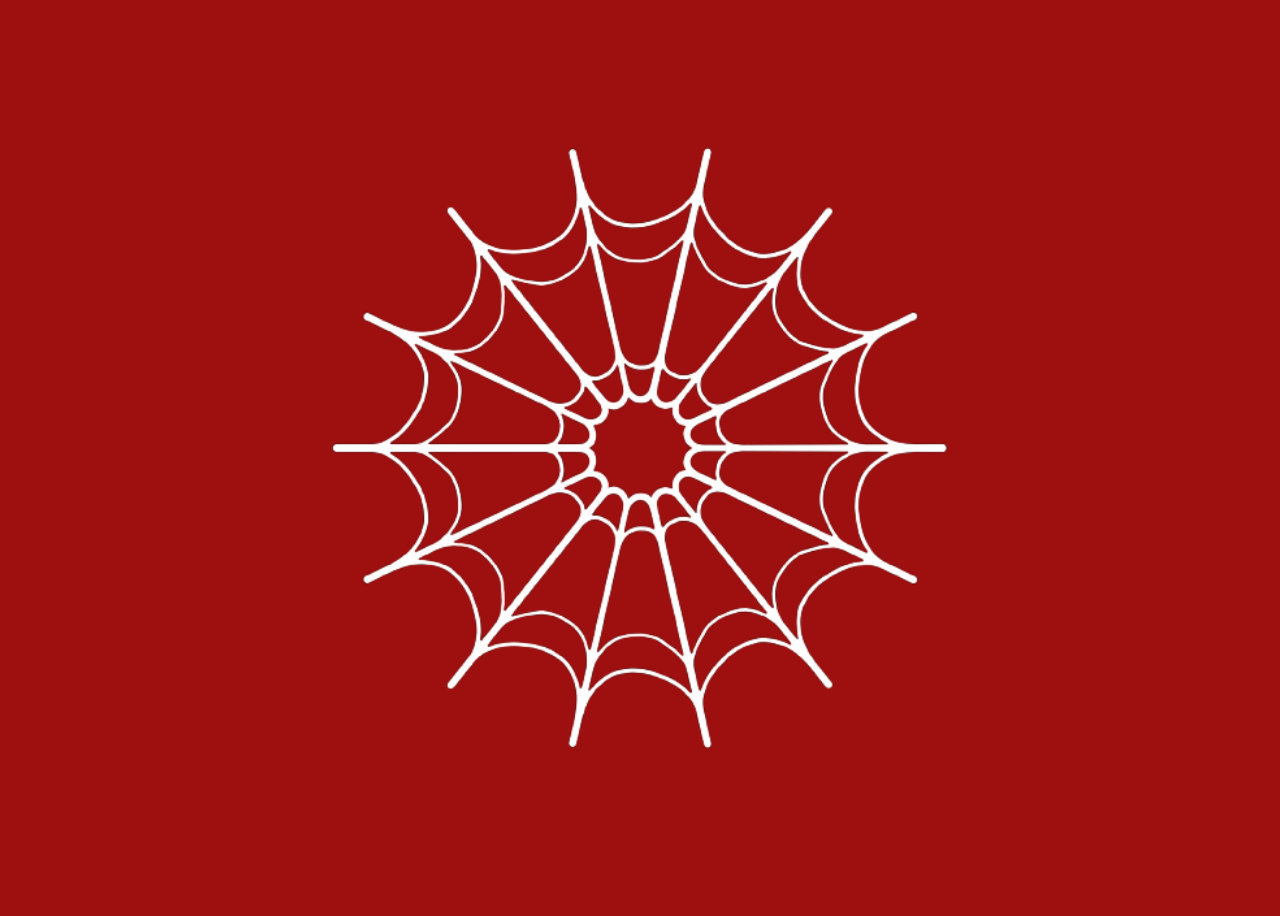
<file: index.html>
<!DOCTYPE html>
<html lang="en">

<head>
  <meta charset="UTF-8" />
  <meta name="viewport" content="width=device-width, initial-scale=1.0" />
  <title>LOL</title>
  <link rel="stylesheet" href="design - Copy.css" />
</head>

<body>

  <div class="web-container" id="webContainer">
    <img src="web-removebg-preview.png" class="web" alt="Spider Web" />
    <div class="nav-items" id="navItems">
      <a href="cut-the-cake.html" class="link link1">Hyy the like</a>
      <a href="memory-lane.html" class="link link2">stefany kane</a>
      <a href="the-note.html" class="link link3">all kite</a>
      <a href="final-message.html" class="link link4">digha senorita</a>
    </div>
  </div>
  <button id="goToCakeBtn" class="goto-btn">helloooooo</button>

  <script src="script - Copy.js"></script>
</body>

</html>
</file>
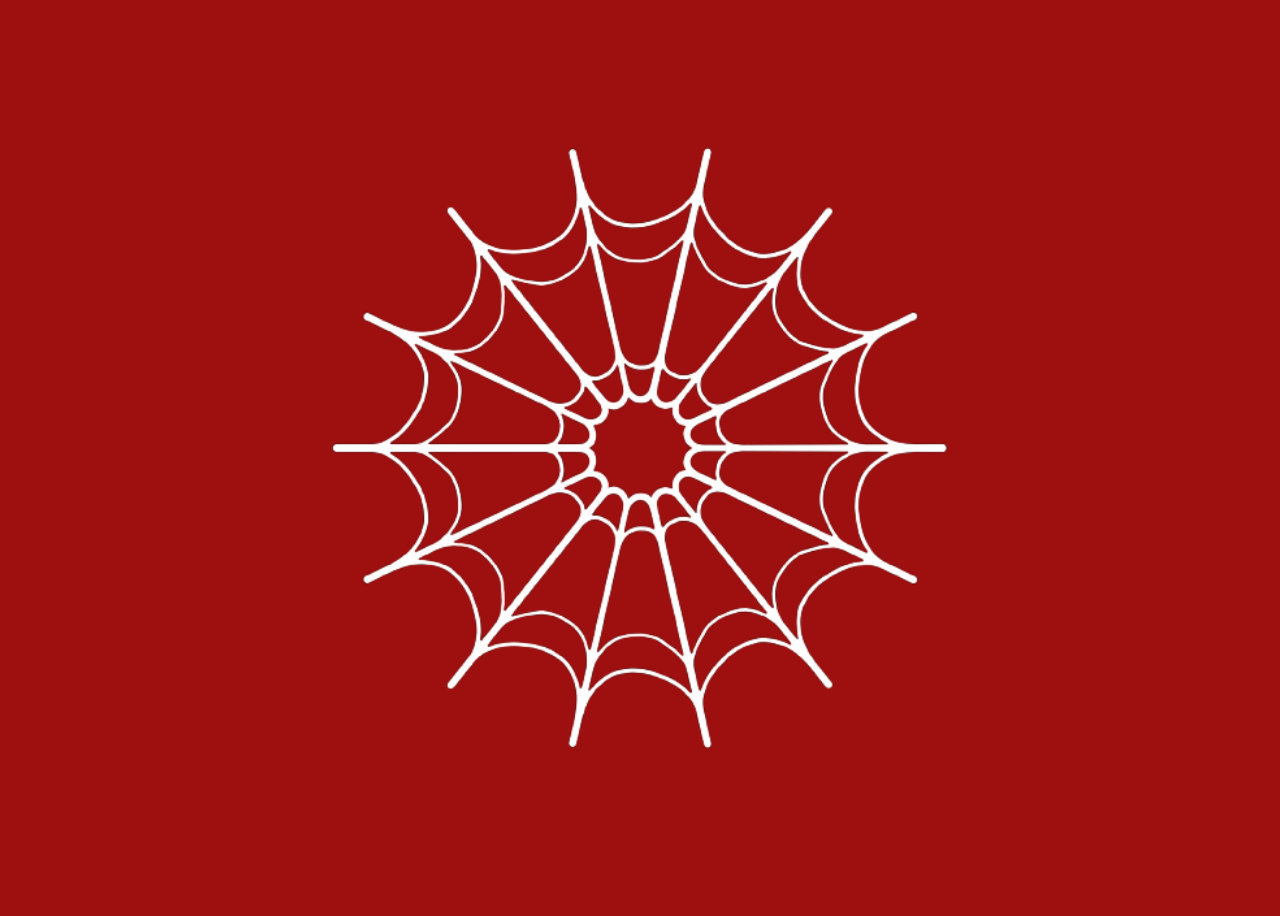
<file: index - Copy.html>
<!DOCTYPE html>
<html lang="en">

<head>
  <meta charset="UTF-8" />
  <meta name="viewport" content="width=device-width, initial-scale=1.0" />
  <title>LOL</title>
  <link rel="stylesheet" href="design - Copy.css" />
</head>

<body>

  <div class="web-container" id="webContainer">
    <img src="web-removebg-preview.png" class="web" alt="Spider Web" />
    <div class="nav-items" id="navItems">
      <a href="cut-the-cake.html" class="link link1">Hyy the like</a>
      <a href="memory-lane.html" class="link link2">stefany kane</a>
      <a href="the-note.html" class="link link3">all kite</a>
      <a href="final-message.html" class="link link4">digha senorita</a>
    </div>
  </div>
  <button id="goToCakeBtn" class="goto-btn">helloooooo</button>

  <script src="script - Copy.js"></script>
</body>

</html>
</file>
<file: design - Copy.css>
body {
  background-color: #9e1010;
  display: flex;
  justify-content: center;
  align-items: center;
  height: 100vh;
  font-family: Impact, Haettenschweiler, 'Arial Narrow Bold', sans-serif;
  color: #000;
  overflow: hidden;
}



.fade-in-start {
  opacity: 0;
  transition: opacity 1s ease;
}

.fade-in-start.visible {
  opacity: 1;
}

.fade-out {
  opacity: 0 !important;
}


/* Web animation */
.web-container {
  position: absolute;
  top: 50%;
  left: 50%;
  transform: translate(-50%, -50%) scale(0);
  opacity: 0;
  z-index: 10;
  transition: transform 1s ease, opacity 1s ease, left 1s ease;
  text-align: center;
  pointer-events: none;
}

.web-container.show {
  opacity: 1;
  transform: translate(-50%, -50%) scale(1);
}

.web-container.shift-left {
  left: 0%; /* Adjust this to move more or less left */
  transform: translate(-50%, -50%) scale(1);
}

.web {
  width: 650px;
  max-width: 80vw;
  height: auto;
}

/* ---------- Web Navigation Links ---------- */
.nav-items {
  position: absolute;
  top: 50%;
  left: 15%; /* Matches shift-left for alignment */
  transform: translate(-50%, -50%);
  pointer-events: none;
  opacity: 0;
  transition: opacity 1s ease;
  width: 0;
  height: 0;
}

.nav-items.show {
  opacity: 1;
  pointer-events: auto;
}

/* Base link styles */
.link {
  width: 50px;
  position: absolute;
  color: white;
  text-decoration: none;
  font-family: 'Times New Roman', Times, serif;
  font-size: 0.9rem;
  transition: transform 0.3s ease, opacity 0.5s ease;
  opacity: 0;
  --angle: 0deg;
  transform: rotate(var(--angle));
}

.nav-items.show .link {
  opacity: 1;
}

.link:hover {
  transform: scale(1.1) rotate(var(--angle));
}

/* Position individual links */
.link1 {
  top: -108px;
  left: 315px;
  --angle: -40deg;
}

.link2 {
  top: -50px;
  left: 340px;
  --angle: -13deg;
}

.link3 {
  top: 20px;
  left: 340px;
  --angle: 13deg;
}

.link4 {
  top: 69px;
  left:315px;
  --angle: 42deg;
}

.goto-btn {
  position: fixed;
  top: 50%;
  left: 50%;
  transform: translate(-50%, -50%);
  padding: 0.9rem 1.6rem;
  background-color: #d28b8b;
  color: rgb(0, 0, 0);
  border: none;
  border-radius: 10px;
  font-size: 1.2rem;
  font-family: 'Bangers', Impact, sans-serif;
  cursor: pointer;
  opacity: 0;
  pointer-events: none;
  transition: opacity 1s ease;
  z-index: 20;
}

.goto-btn:hover {
  background-color: #3f0608;
  color: white;
}

.goto-btn.show {
  opacity: 1;
  pointer-events: auto;
}
</file>
